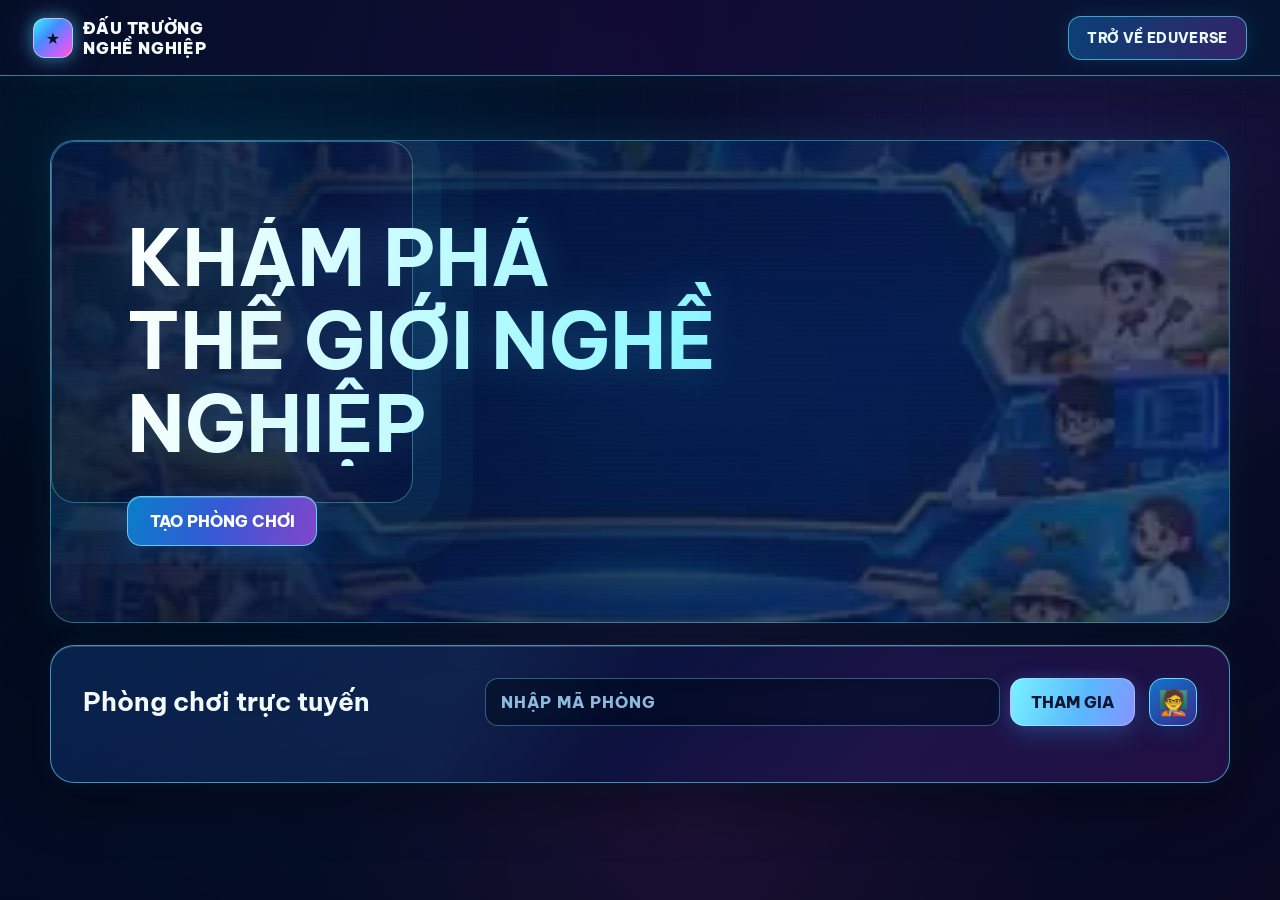
<file: index.html>
<!doctype html>
<html lang="vi">
<head>
<meta charset="utf-8">
<meta name="viewport" content="width=device-width,initial-scale=1">
<meta name="theme-color" content="#061b48">
<title>Đấu trường nghề nghiệp | Career Arena</title>
<link rel="stylesheet" href="assets/css/shared.css?v=career-arena-responsive-v20261115">
<link rel="stylesheet" href="assets/css/home.css?v=eduverse-home-20261120">
</head>
<body>
<div class="site-bg"></div>
<header class="topbar">
  <a class="brand" href="index.html" aria-label="Đấu trường nghề nghiệp">
    <span class="brand-mark">★</span>
    <span>ĐẤU TRƯỜNG<br>NGHỀ NGHIỆP</span>
  </a>
  <a class="back-to-eduverse" href="https://historyandgeegraphyeducation.github.io/Eduverse/#ev?tab=practice">TRỞ VỀ EDUVERSE</a>
</header>
<main class="wrap home-wrap">
  <section class="panel hero reveal">
    <h1 class="title">KHÁM PHÁ<br>THẾ GIỚI NGHỀ NGHIỆP</h1>
    <div class="actions">
      <a class="btn secondary" href="room.html">TẠO PHÒNG CHƠI</a>
    </div>
  </section>
  <section class="room-entry panel" aria-label="Phòng chơi trực tuyến">
    <div class="room-entry-main">
      <div class="room-entry-copy">
        <h2>Phòng chơi trực tuyến</h2>
      </div>
      <form id="studentRoomForm" class="room-code-form">
        <label class="sr-only" for="studentRoomCode">Mã phòng</label>
        <input id="studentRoomCode" name="roomCode" maxlength="8" autocomplete="off" autocapitalize="characters" placeholder="NHẬP MÃ PHÒNG" required>
        <button class="btn" type="submit">THAM GIA</button>
      </form>
      <button id="teacherEntryToggle" class="teacher-entry-icon" type="button" aria-label="Truy cập dành cho giáo viên" aria-expanded="false" title="Giáo viên">🧑‍🏫</button>
    </div>
    <form id="teacherRoomForm" class="teacher-room-form hidden">
      <strong>Truy cập dành cho giáo viên</strong>
      <label class="sr-only" for="teacherRoomCode">Mã truy cập giáo viên</label>
      <input id="teacherRoomCode" maxlength="8" autocomplete="off" autocapitalize="characters" placeholder="MÃ GIÁO VIÊN" required>
      <button class="btn secondary" type="submit">VÀO BẢNG ĐIỀU KHIỂN</button>
    </form>
    <p id="roomEntryMessage" class="room-entry-message" aria-live="polite"></p>
  </section>
</main>
<script src="assets/js/shared.js"></script>
<script src="assets/js/home.js?v=eduverse-home-20261120"></script>
</body>
</html>
</file>
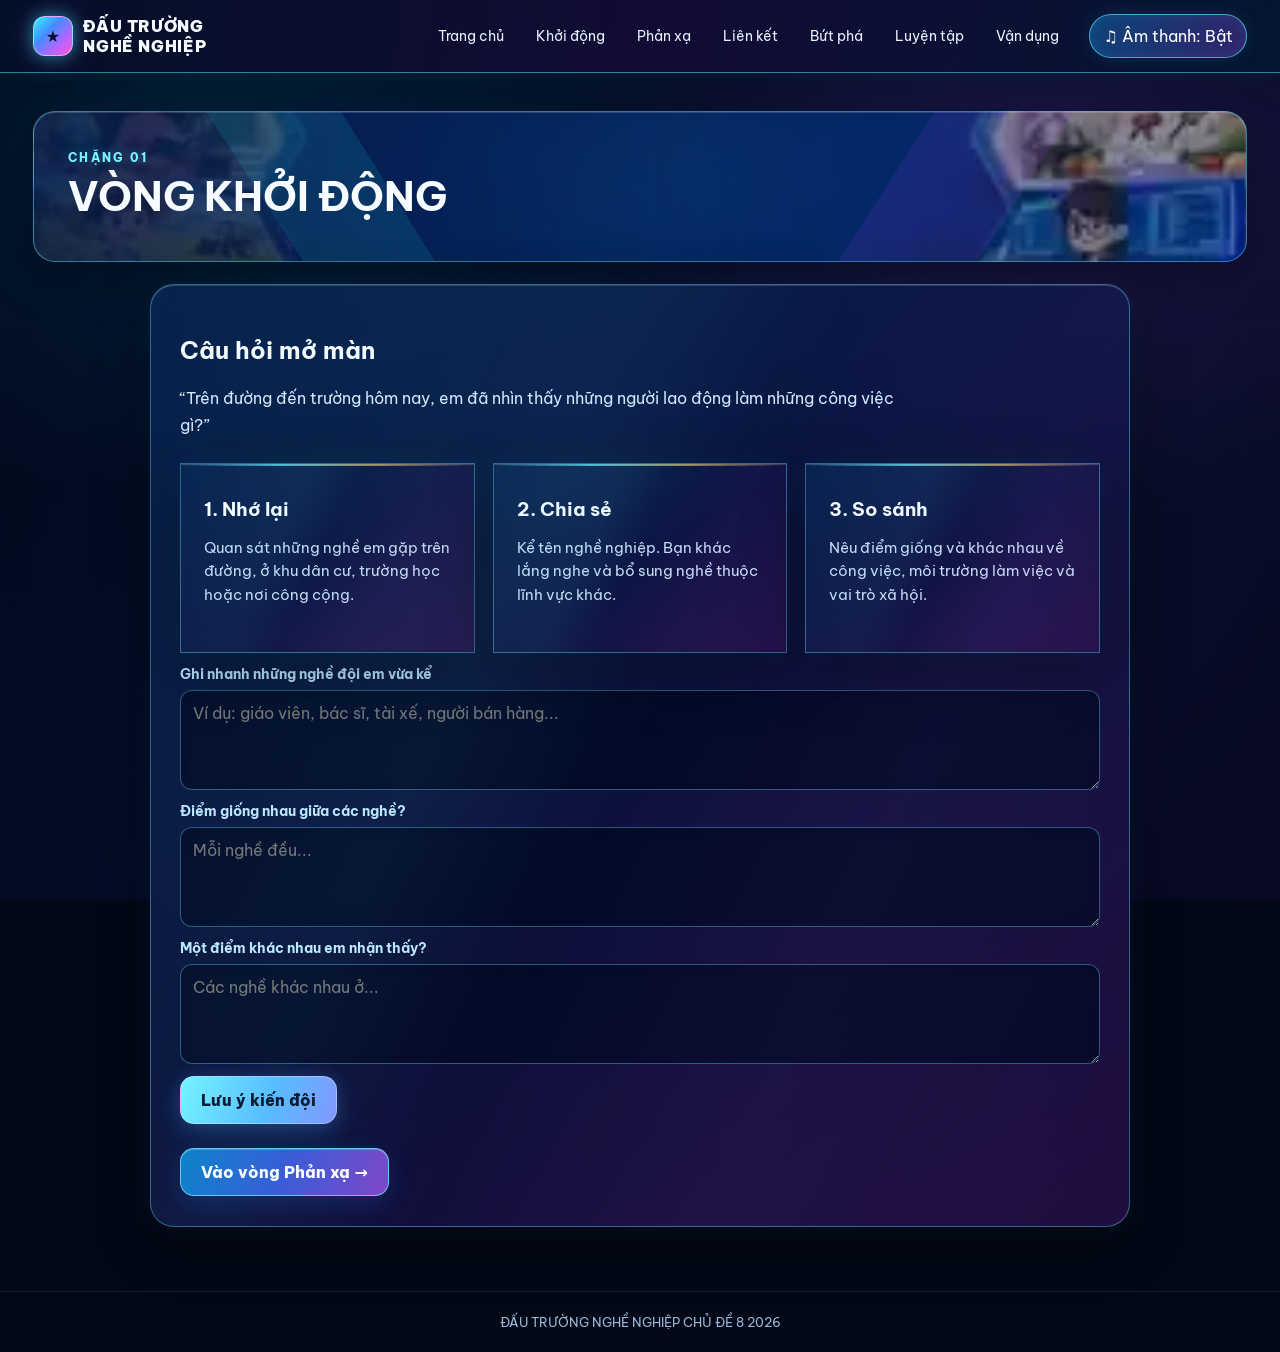
<file: pages/khoi-dong.html>
<!doctype html><html lang="vi"><head><meta charset="utf-8"><meta name="viewport" content="width=device-width,initial-scale=1"><meta name="theme-color" content="#061b48"><title>Khởi động | Đấu trường nghề nghiệp</title><link rel="stylesheet" href="../assets/css/shared.css?v=career-arena-responsive-v20261115"><link rel="stylesheet" href="../assets/css/warmup.css"></head><body><div class="site-bg"></div><header class="topbar"><a class="brand" href="../index.html"><span class="brand-mark">★</span><span>ĐẤU TRƯỜNG<br>NGHỀ NGHIỆP</span></a><nav class="nav"><a href="../index.html">Trang chủ</a><a href="khoi-dong.html">Khởi động</a><a href="phan-xa.html">Phản xạ</a><a href="lien-ket.html">Liên kết</a><a href="but-pha.html">Bứt phá</a><a href="luyen-tap.html">Luyện tập</a><a href="van-dung.html">Vận dụng</a></nav><button class="sound-toggle" data-sound>♫ Âm thanh: Bật</button></header><main class="wrap"><section class="round-banner" style="--banner:url('../assets/images/warmup.webp')"><span class="eyebrow">CHẶNG 01</span><h1>VÒNG KHỞI ĐỘNG</h1></section><section class="panel content"><h2>Câu hỏi mở màn</h2><p class="lead">“Trên đường đến trường hôm nay, em đã nhìn thấy những người lao động làm những công việc gì?”</p><div class="grid"><div class="card"><h3>1. Nhớ lại</h3><p>Quan sát những nghề em gặp trên đường, ở khu dân cư, trường học hoặc nơi công cộng.</p></div><div class="card"><h3>2. Chia sẻ</h3><p>Kể tên nghề nghiệp. Bạn khác lắng nghe và bổ sung nghề thuộc lĩnh vực khác.</p></div><div class="card"><h3>3. So sánh</h3><p>Nêu điểm giống và khác nhau về công việc, môi trường làm việc và vai trò xã hội.</p></div></div><div class="field"><label>Ghi nhanh những nghề đội em vừa kể</label><textarea id="jobs" placeholder="Ví dụ: giáo viên, bác sĩ, tài xế, người bán hàng..."></textarea></div><div class="field"><label>Điểm giống nhau giữa các nghề?</label><textarea id="same" placeholder="Mỗi nghề đều..."></textarea></div><div class="field"><label>Một điểm khác nhau em nhận thấy?</label><textarea id="diff" placeholder="Các nghề khác nhau ở..."></textarea></div><button class="btn" id="saveWarmup">Lưu ý kiến đội</button><p id="warmMsg" class="muted" aria-live="polite"></p><div class="actions"><a class="btn secondary" href="phan-xa.html">Vào vòng Phản xạ →</a></div></section></main><footer class="footer">ĐẤU TRƯỜNG NGHỀ NGHIỆP   CHỦ ĐỀ 8   <span data-year></span></footer><script src="../assets/js/shared.js"></script><script src="../assets/js/warmup.js"></script></body></html>
</file>
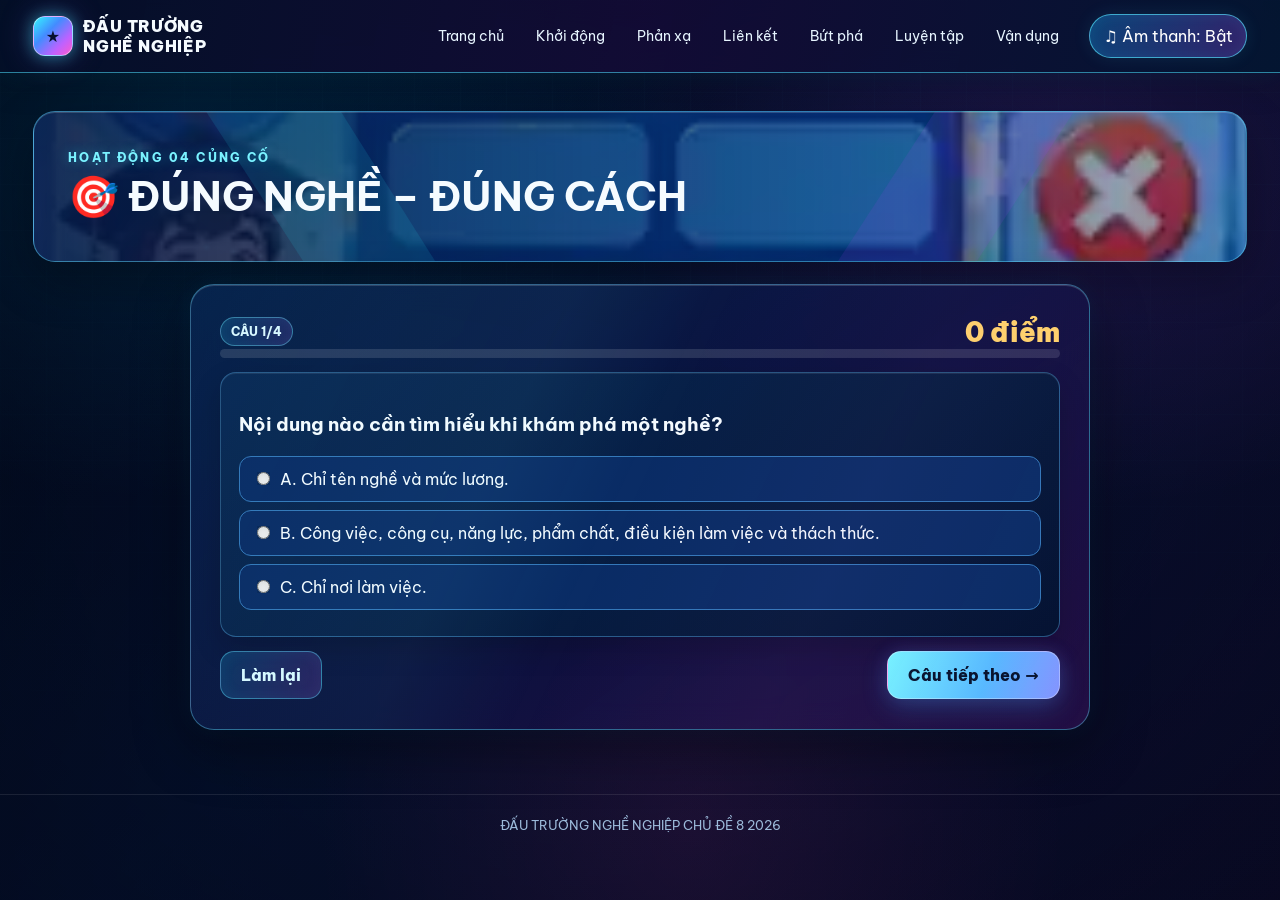
<file: pages/luyen-tap.html>
<!doctype html><html lang="vi"><head><meta charset="utf-8"><meta name="viewport" content="width=device-width,initial-scale=1"><meta name="theme-color" content="#061b48"><title>Luyện tập | Đấu trường nghề nghiệp</title><link rel="stylesheet" href="../assets/css/shared.css?v=career-arena-responsive-v20261115"><link rel="stylesheet" href="../assets/css/practice.css"></head><body><div class="site-bg"></div><header class="topbar"><a class="brand" href="../index.html"><span class="brand-mark">★</span><span>ĐẤU TRƯỜNG<br>NGHỀ NGHIỆP</span></a><nav class="nav"><a href="../index.html">Trang chủ</a><a href="khoi-dong.html">Khởi động</a><a href="phan-xa.html">Phản xạ</a><a href="lien-ket.html">Liên kết</a><a href="but-pha.html">Bứt phá</a><a href="luyen-tap.html">Luyện tập</a><a href="van-dung.html">Vận dụng</a></nav><button class="sound-toggle" data-sound>♫ Âm thanh: Bật</button></header><main class="wrap"><section class="round-banner" style="--banner:url('../assets/images/practice.webp')"><span class="eyebrow">HOẠT ĐỘNG 04   CỦNG CỐ</span><h1>🎯 ĐÚNG NGHỀ – ĐÚNG CÁCH</h1></section><section class="panel content"><div class="row" style="justify-content:space-between"><span class="pill" id="qCount">CÂU 1/4</span><strong class="score" id="points">0 điểm</strong></div><div class="progress"><span id="progress"></span></div><div id="quiz"></div><div class="row" style="justify-content:space-between"><button class="btn ghost" id="restart">Làm lại</button><button class="btn" id="next" disabled>Câu tiếp theo →</button></div><div id="result" class="question hidden"></div></section></main><script src="../assets/js/quiz-data.js"></script><footer class="footer">ĐẤU TRƯỜNG NGHỀ NGHIỆP   CHỦ ĐỀ 8   <span data-year></span></footer><script src="../assets/js/shared.js"></script><script src="../assets/js/practice.js"></script></body></html>
</file>
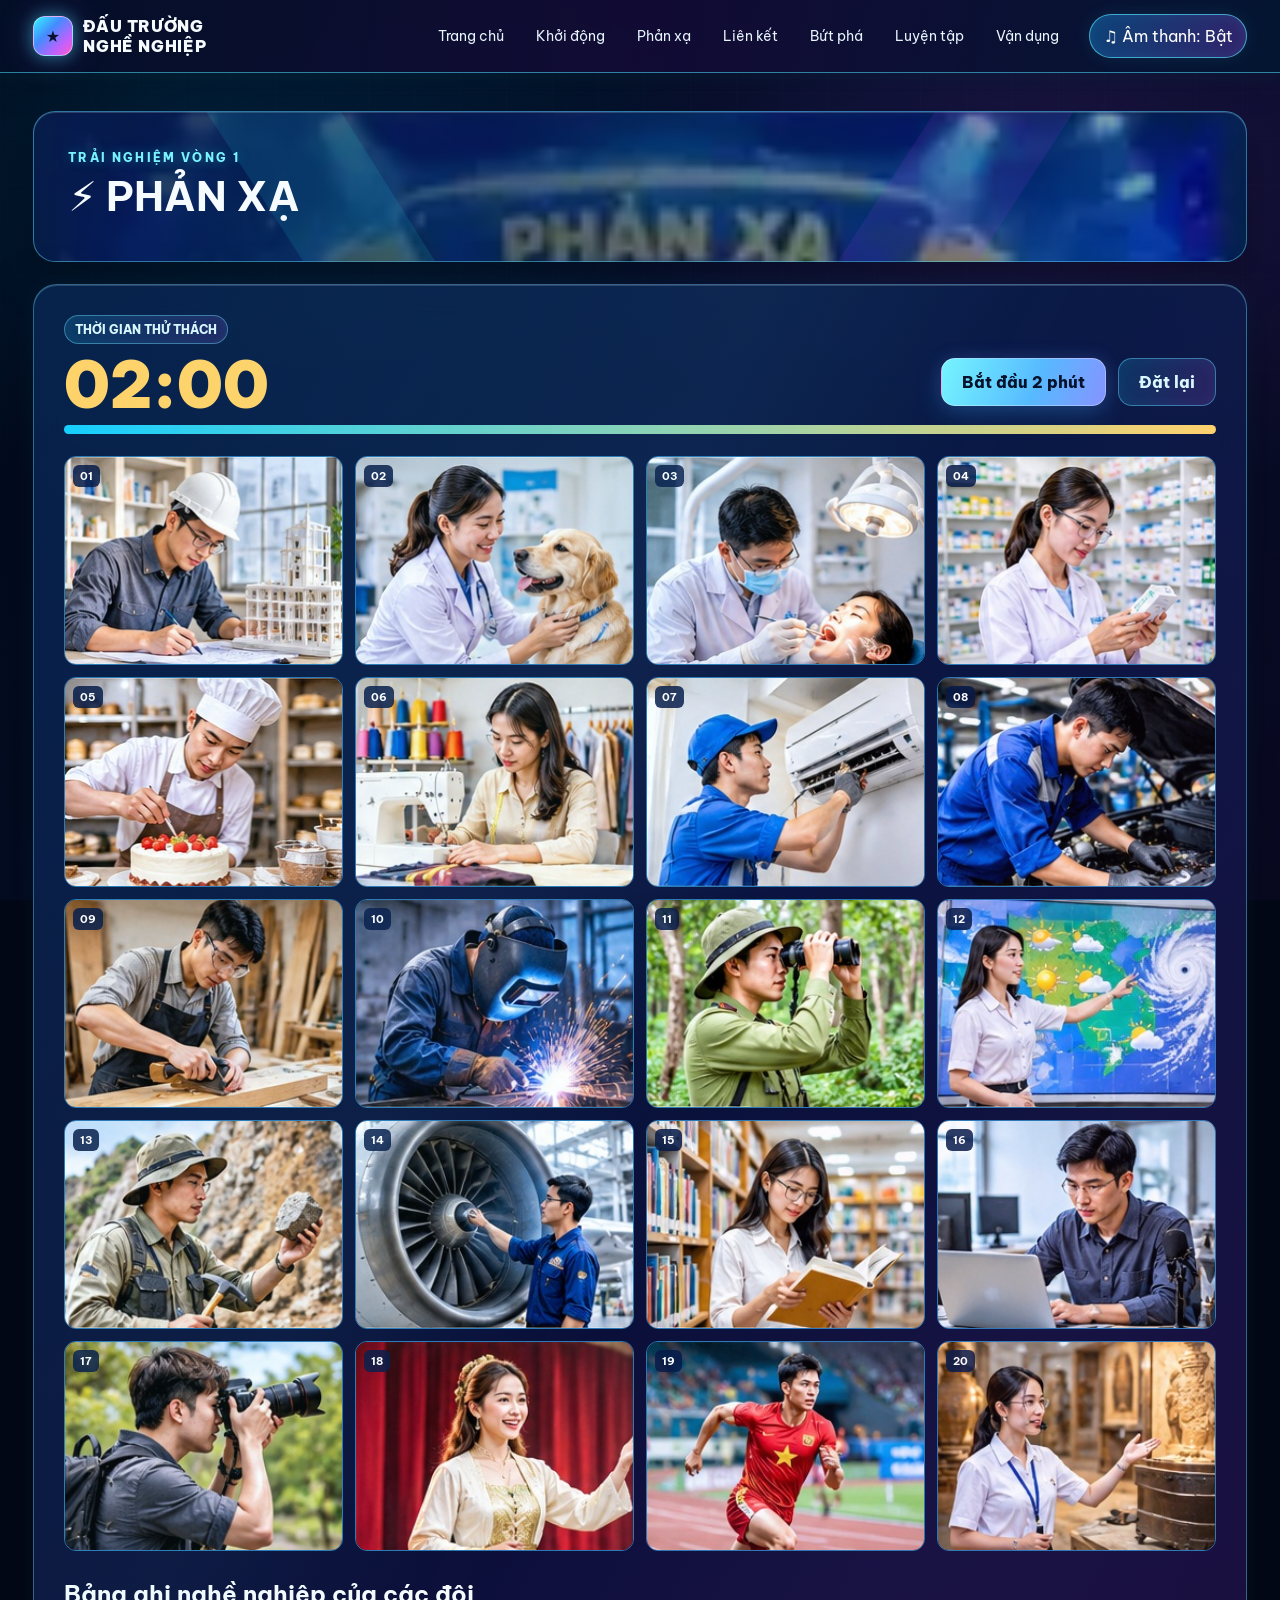
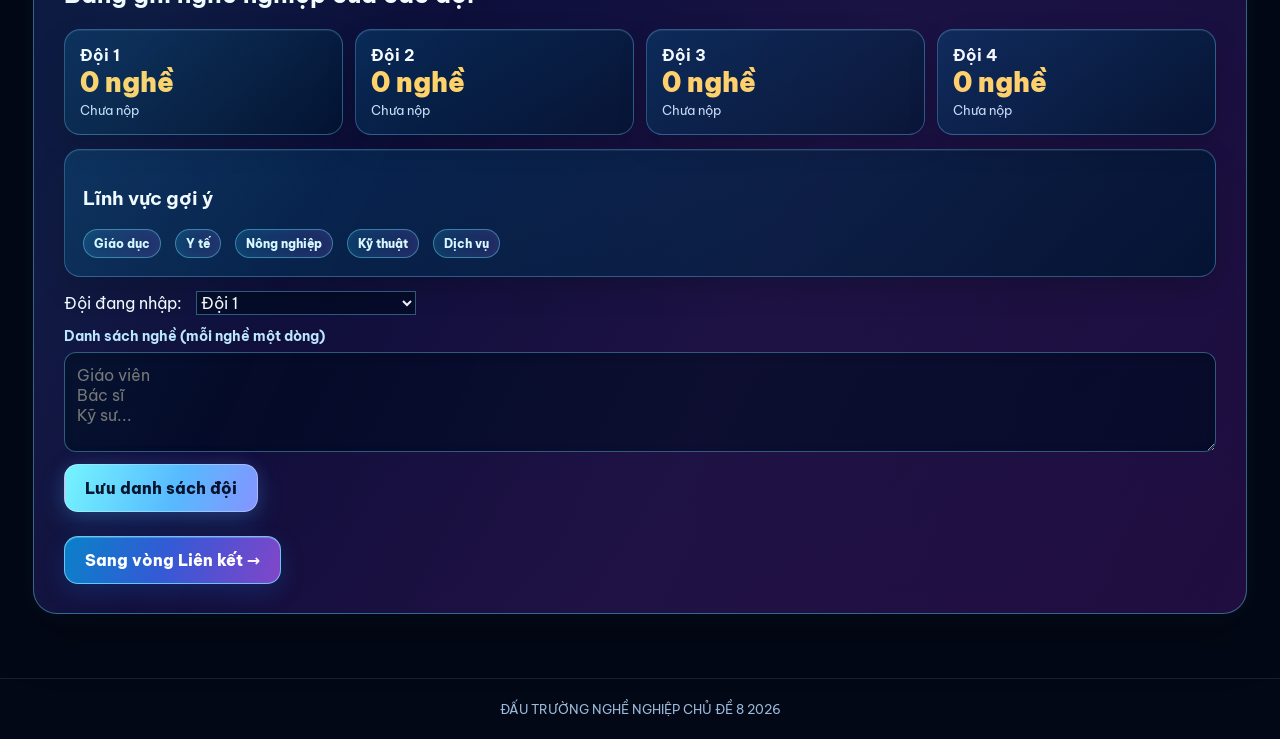
<file: pages/phan-xa.html>
<!doctype html><html lang="vi"><head><meta charset="utf-8"><meta name="viewport" content="width=device-width,initial-scale=1"><meta name="theme-color" content="#061b48"><title>Vòng Phản xạ | Đấu trường nghề nghiệp</title><link rel="stylesheet" href="../assets/css/shared.css?v=career-arena-responsive-v20261115"><link rel="stylesheet" href="../assets/css/reflex.css"></head><body><div class="site-bg"></div><header class="topbar"><a class="brand" href="../index.html"><span class="brand-mark">★</span><span>ĐẤU TRƯỜNG<br>NGHỀ NGHIỆP</span></a><nav class="nav"><a href="../index.html">Trang chủ</a><a href="khoi-dong.html">Khởi động</a><a href="phan-xa.html">Phản xạ</a><a href="lien-ket.html">Liên kết</a><a href="but-pha.html">Bứt phá</a><a href="luyen-tap.html">Luyện tập</a><a href="van-dung.html">Vận dụng</a></nav><button class="sound-toggle" data-sound>♫ Âm thanh: Bật</button></header><main class="wrap"><section class="round-banner" style="--banner:url('../assets/images/reflex.webp')"><span class="eyebrow">TRẢI NGHIỆM   VÒNG 1</span><h1>⚡ PHẢN XẠ</h1></section><section class="panel content"><div class="row" style="justify-content:space-between"><div><span class="pill">THỜI GIAN THỬ THÁCH</span><div class="timer" id="clock">02:00</div></div><div class="actions"><button class="btn" id="start">Bắt đầu 2 phút</button><button class="btn ghost" id="reset">Đặt lại</button></div></div><div class="progress"><span id="timebar"></span></div><div id="careerGallery" class="career-gallery" aria-label="20 hình ảnh nghề nghiệp"></div><h2 style="margin-top:28px">Bảng ghi nghề nghiệp của các đội</h2><div class="teams" id="teams"></div><div class="question"><h3>Lĩnh vực gợi ý</h3><div class="row"><span class="pill">Giáo dục</span><span class="pill">Y tế</span><span class="pill">Nông nghiệp</span><span class="pill">Kỹ thuật</span><span class="pill">Dịch vụ</span></div></div><div class="row"><label for="activeTeam">Đội đang nhập:</label><select id="activeTeam" class="field" style="margin:0;max-width:220px"><option value="0">Đội 1</option><option value="1">Đội 2</option><option value="2">Đội 3</option><option value="3">Đội 4</option></select></div><div class="field"><label>Danh sách nghề (mỗi nghề một dòng)</label><textarea id="answer" placeholder="Giáo viên&#10;Bác sĩ&#10;Kỹ sư..."></textarea></div><button class="btn" id="save">Lưu danh sách đội</button><div class="actions"><a class="btn secondary" href="lien-ket.html">Sang vòng Liên kết →</a></div></section></main><footer class="footer">ĐẤU TRƯỜNG NGHỀ NGHIỆP   CHỦ ĐỀ 8   <span data-year></span></footer><script src="../assets/js/shared.js"></script><script src="../assets/js/reflex.js?v=career-arena-reflex-20-20261121"></script></body></html>
</file>
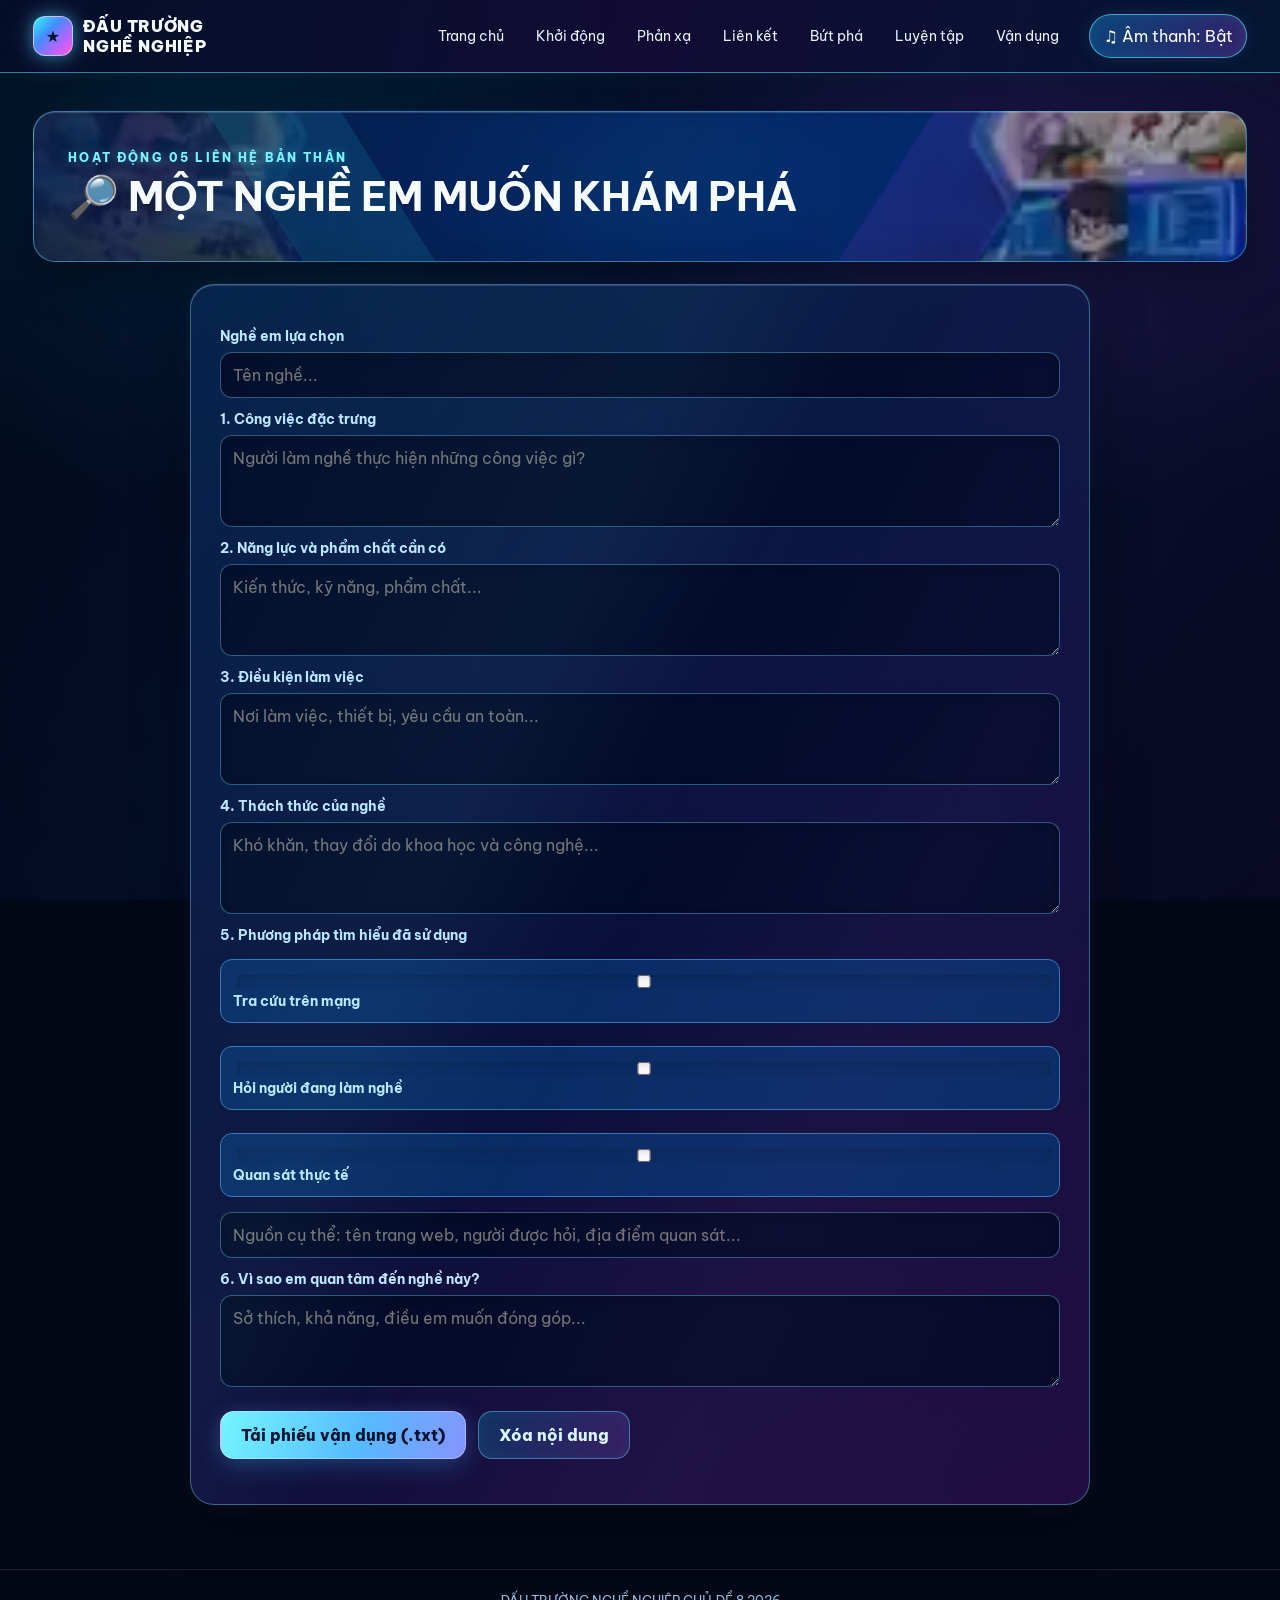
<file: pages/van-dung.html>
<!doctype html><html lang="vi"><head><meta charset="utf-8"><meta name="viewport" content="width=device-width,initial-scale=1"><meta name="theme-color" content="#061b48"><title>Vận dụng | Đấu trường nghề nghiệp</title><link rel="stylesheet" href="../assets/css/shared.css?v=career-arena-responsive-v20261115"><link rel="stylesheet" href="../assets/css/application.css"></head><body><div class="site-bg"></div><header class="topbar"><a class="brand" href="../index.html"><span class="brand-mark">★</span><span>ĐẤU TRƯỜNG<br>NGHỀ NGHIỆP</span></a><nav class="nav"><a href="../index.html">Trang chủ</a><a href="khoi-dong.html">Khởi động</a><a href="phan-xa.html">Phản xạ</a><a href="lien-ket.html">Liên kết</a><a href="but-pha.html">Bứt phá</a><a href="luyen-tap.html">Luyện tập</a><a href="van-dung.html">Vận dụng</a></nav><button class="sound-toggle" data-sound>♫ Âm thanh: Bật</button></header><main class="wrap"><section class="round-banner" style="--banner:url('../assets/images/explore.webp')"><span class="eyebrow">HOẠT ĐỘNG 05   LIÊN HỆ BẢN THÂN</span><h1>🔎 MỘT NGHỀ EM MUỐN KHÁM PHÁ</h1></section><section class="panel content"><div class="field"><label for="career">Nghề em lựa chọn</label><input id="career" placeholder="Tên nghề..."></div><div class="field"><label>1. Công việc đặc trưng</label><textarea id="work" placeholder="Người làm nghề thực hiện những công việc gì?"></textarea></div><div class="field"><label>2. Năng lực và phẩm chất cần có</label><textarea id="skills" placeholder="Kiến thức, kỹ năng, phẩm chất..."></textarea></div><div class="field"><label>3. Điều kiện làm việc</label><textarea id="conditions" placeholder="Nơi làm việc, thiết bị, yêu cầu an toàn..."></textarea></div><div class="field"><label>4. Thách thức của nghề</label><textarea id="challenges" placeholder="Khó khăn, thay đổi do khoa học và công nghệ..."></textarea></div><div class="field"><label>5. Phương pháp tìm hiểu đã sử dụng</label><label class="option"><input type="checkbox" value="Tra cứu trên mạng" name="method"> Tra cứu trên mạng</label><label class="option"><input type="checkbox" value="Hỏi người đang làm nghề" name="method"> Hỏi người đang làm nghề</label><label class="option"><input type="checkbox" value="Quan sát thực tế" name="method"> Quan sát thực tế</label><input id="source" placeholder="Nguồn cụ thể: tên trang web, người được hỏi, địa điểm quan sát..."></div><div class="field"><label>6. Vì sao em quan tâm đến nghề này?</label><textarea id="reason" placeholder="Sở thích, khả năng, điều em muốn đóng góp..."></textarea></div><div class="actions"><button class="btn" id="export">Tải phiếu vận dụng (.txt)</button><button class="btn ghost" id="clear">Xóa nội dung</button></div><p id="status" class="muted"></p></section></main><footer class="footer">ĐẤU TRƯỜNG NGHỀ NGHIỆP   CHỦ ĐỀ 8   <span data-year></span></footer><script src="../assets/js/shared.js"></script><script src="../assets/js/application.js"></script></body></html>
</file>
<file: assets/css/shared.css>
@import url('https://fonts.googleapis.com/css2?family=Be+Vietnam+Pro:wght@400;500;600;700;800;900&display=swap');
:root{--navy:#061b48;--blue:#087cf0;--cyan:#27dcff;--gold:#ffd36a;--ink:#10264d;--glass:rgba(4,25,69,.82);--line:rgba(93,218,255,.48)}*{box-sizing:border-box}html{scroll-behavior:smooth}body{margin:0;font-family:'Be Vietnam Pro',system-ui,sans-serif;color:#fff;background:#061638;min-height:100vh}a{color:inherit;text-decoration:none}button,input,textarea,select{font:inherit}.site-bg{position:fixed;inset:0;z-index:-2;background:radial-gradient(ellipse at 50% 20%,#1252a4 0,#071c49 52%,#030d25 100%)}.site-bg:after{content:'';position:absolute;inset:0;background:linear-gradient(90deg,rgba(3,12,35,.76),rgba(3,16,48,.48)),url('../images/hero.webp') center/cover;opacity:.38}.topbar{display:flex;align-items:center;justify-content:space-between;gap:16px;padding:14px clamp(16px,4vw,56px);position:relative;z-index:5;background:rgba(2,13,38,.62);border-bottom:1px solid var(--line);backdrop-filter:blur(14px)}.brand{font-weight:900;letter-spacing:.04em;display:flex;align-items:center;gap:10px}.brand-mark{width:40px;height:40px;border-radius:12px;display:grid;place-items:center;background:linear-gradient(145deg,#ffd76e,#ff8c27);color:#17316a;box-shadow:0 0 22px #ffbd4d88}.nav{display:flex;flex-wrap:wrap;gap:8px}.nav a,.nav button{border:1px solid transparent;background:transparent;color:#e7f5ff;padding:9px 13px;border-radius:999px;font-size:.86rem;cursor:pointer}.nav a:hover,.nav a.active,.nav button:hover{background:#0b69c9;border-color:#56dfff}.sound-toggle{border:1px solid var(--line);background:#0c326d;color:white;border-radius:999px;padding:9px 13px;cursor:pointer}.wrap{width:min(1180px,calc(100% - 32px));margin:0 auto;padding:38px 0 70px}.eyebrow{color:#78e8ff;text-transform:uppercase;letter-spacing:.18em;font-size:.75rem;font-weight:800}.title{font-size:clamp(2rem,5vw,4.5rem);line-height:1.05;margin:12px 0;color:#fff;text-shadow:0 4px 24px #1b9eff66}.lead{max-width:720px;color:#d3e9ff;line-height:1.7}.panel{background:linear-gradient(145deg,rgba(9,47,108,.88),rgba(4,21,61,.88));border:1px solid var(--line);border-radius:24px;box-shadow:0 18px 55px #0005,inset 0 1px #ffffff20;backdrop-filter:blur(12px)}.hero{position:relative;overflow:hidden;padding:clamp(24px,5vw,58px);min-height:420px;display:flex;flex-direction:column;justify-content:center;background:linear-gradient(90deg,rgba(3,20,59,.94),rgba(3,25,69,.72)),url('../images/hero.webp') center/cover}.hero:after{content:'';position:absolute;width:360px;height:360px;border:1px solid #4be2ff66;border-radius:50%;right:-90px;top:-100px;box-shadow:0 0 0 28px #4be2ff0c,0 0 0 60px #4be2ff0a;animation:orbit 18s linear infinite}.hero>*{position:relative;z-index:1}.actions{display:flex;gap:12px;flex-wrap:wrap;margin-top:24px}.btn{border:0;border-radius:14px;padding:13px 20px;font-weight:800;cursor:pointer;color:#07234f;background:linear-gradient(120deg,#ffe28b,#ffae38);box-shadow:0 8px 24px #ffb13a38;transition:.2s transform,.2s filter}.btn:hover{transform:translateY(-3px);filter:brightness(1.08)}.btn.secondary{color:#fff;background:linear-gradient(120deg,#0d8be9,#1351b7);border:1px solid #65ddff}.btn.ghost{color:#dff7ff;background:#ffffff0d;border:1px solid var(--line);box-shadow:none}.grid{display:grid;grid-template-columns:repeat(12,1fr);gap:18px;margin-top:24px}.card{grid-column:span 4;padding:22px;min-height:190px;transition:.25s transform,.25s border-color;position:relative;overflow:hidden}.card:hover{transform:translateY(-6px);border-color:#8df1ff}.card h3{margin:10px 0}.card p{color:#c6ddf7;line-height:1.6;font-size:.92rem}.card .icon{font-size:2rem}.section-head{display:flex;align-items:end;justify-content:space-between;gap:20px;margin:34px 0 12px}.section-head h2{margin:0;font-size:clamp(1.35rem,3vw,2rem)}.round-banner{padding:22px 26px;margin-bottom:22px;background:linear-gradient(100deg,rgba(5,24,67,.95),rgba(7,62,137,.82)),var(--banner) center/cover;border-radius:22px;border:1px solid var(--line)}.round-banner h1{margin:7px 0;font-size:clamp(2rem,4vw,3.4rem)}.content{padding:clamp(18px,3vw,30px)}.muted{color:#c7def8}.row{display:flex;gap:14px;align-items:center;flex-wrap:wrap}.teams{display:grid;grid-template-columns:repeat(4,1fr);gap:12px}.team{padding:15px;border-radius:16px;background:#061b49;border:1px solid #267cc4}.team input{width:100%;min-width:0;color:white;background:#0a2c66;border:1px solid #4c9bcf;border-radius:8px;padding:8px;margin:6px 0}.score{font-size:1.7rem;font-weight:900;color:var(--gold)}.timer{font-size:clamp(2.4rem,7vw,4rem);font-weight:900;color:var(--gold);font-variant-numeric:tabular-nums}.field{display:grid;gap:7px;margin:12px 0}.field label{font-size:.88rem;color:#bde7ff;font-weight:700}.field input,.field textarea,.field select{width:100%;border:1px solid #398bd1;background:#061b49;color:#fff;border-radius:12px;padding:12px;outline:none}.field textarea{min-height:100px;resize:vertical}.field input:focus,.field textarea:focus{border-color:#63e7ff;box-shadow:0 0 0 3px #36caff22}.question{padding:18px;border:1px solid var(--line);border-radius:16px;background:#071d4c;margin:14px 0}.option{display:block;padding:12px;margin:8px 0;border:1px solid #3478b9;border-radius:12px;cursor:pointer;background:#0a2c65}.option:has(input:checked){border-color:#ffe08b;background:#174d87}.feedback{padding:14px;border-radius:12px;margin-top:12px;display:none}.feedback.show{display:block}.correct{background:#0c633d}.wrong{background:#71342c}.progress{height:9px;border-radius:99px;background:#ffffff20;overflow:hidden}.progress span{display:block;height:100%;background:linear-gradient(90deg,#16cfff,#ffd46b);width:0;transition:width .3s}.footer{padding:22px;text-align:center;color:#9cbada;border-top:1px solid #ffffff18;font-size:.82rem}.hidden{display:none!important}.pill{display:inline-flex;padding:6px 10px;border-radius:999px;background:#0b5e9f;color:#d9f8ff;font-size:.75rem;font-weight:800}.reveal{animation:rise .7s both}.delay1{animation-delay:.12s}.delay2{animation-delay:.24s}.delay3{animation-delay:.36s}@keyframes rise{from{opacity:0;transform:translateY(22px)}to{opacity:1;transform:translateY(0)}}@keyframes orbit{to{transform:rotate(360deg)}}@media(max-width:850px){.card{grid-column:span 6}.teams{grid-template-columns:repeat(2,1fr)}.nav{display:none}.hero{min-height:360px}}@media(max-width:560px){.card{grid-column:span 12}.teams{grid-template-columns:repeat(2,minmax(0,1fr))}.wrap{width:min(100% - 22px,1180px);padding-top:22px}.topbar{padding:10px 12px}.brand{font-size:.88rem}.hero{min-height:390px}.team{padding:10px}.btn{padding:12px 15px}}


/* Career Arena graphic assets: dark grid backdrop + cyan/purple geometric overlay. */
.site-bg {
  background: #080d2b url("../images/career-arena-bg-grid.svg") center / cover no-repeat;
}
.site-bg::after {
  background-image:
    linear-gradient(90deg, rgba(3,12,35,.62), rgba(3,16,48,.34)),
    url("../images/career-arena-overlay-v-shape.svg");
  background-position: center, center;
  background-size: cover, cover;
  opacity: .24;
}
.hero,
.round-banner {
  position: relative;
  isolation: isolate;
  overflow: hidden;
}
.hero::before,
.round-banner::before {
  content: "";
  position: absolute;
  inset: 0;
  z-index: 0;
  pointer-events: none;
  background: url("../images/career-arena-overlay-v-shape.svg") center / cover no-repeat;
  opacity: .12;
}
.hero > *,
.round-banner > * {
  position: relative;
  z-index: 1;
}

/* Visual depth refresh: shared interface surfaces */
:root{--depth-shadow:0 24px 60px rgba(0,0,0,.34)}
body{background:#050d25}
.site-bg{background:radial-gradient(ellipse at 18% 8%,rgba(36,114,190,.34),transparent 42%),radial-gradient(ellipse at 82% 72%,rgba(105,58,181,.2),transparent 40%),#070d28 url("../images/career-arena-bg-grid.svg") center/cover no-repeat}
.site-bg:after{opacity:.3;background-image:linear-gradient(120deg,rgba(2,10,31,.55),rgba(3,13,38,.26)),url("../images/career-arena-overlay-v-shape.svg");background-size:cover}
.topbar{background:linear-gradient(100deg,rgba(3,13,37,.94),rgba(8,31,72,.84));border-bottom-color:rgba(94,208,255,.3);box-shadow:0 10px 34px rgba(0,0,0,.22)}
.brand-mark{border:1px solid rgba(255,255,255,.48);box-shadow:0 0 0 5px rgba(255,205,96,.08),0 9px 24px rgba(255,174,56,.28)}
.panel{background:linear-gradient(145deg,rgba(13,54,111,.9),rgba(4,17,47,.94));border-color:rgba(103,204,255,.36);box-shadow:var(--depth-shadow),inset 0 1px rgba(255,255,255,.16);backdrop-filter:blur(18px)}
.hero{border:1px solid rgba(117,220,255,.42);box-shadow:0 28px 80px rgba(0,0,0,.42),inset 0 1px rgba(255,255,255,.2)}
.hero:after{border-color:rgba(116,230,255,.42);filter:drop-shadow(0 0 16px rgba(39,220,255,.22))}
.round-banner{box-shadow:0 18px 48px rgba(0,0,0,.28),inset 0 1px rgba(255,255,255,.16)}
.card{background:linear-gradient(155deg,rgba(17,65,125,.86),rgba(4,20,54,.96));border:1px solid rgba(108,198,255,.3);box-shadow:0 16px 34px rgba(0,0,0,.2),inset 0 1px rgba(255,255,255,.13)}
.card:before{content:"";position:absolute;inset:0 0 auto;height:2px;background:linear-gradient(90deg,transparent,#61e7ff,rgba(255,211,106,.8),transparent);opacity:.72}
.card:hover{transform:translateY(-7px) scale(1.012);box-shadow:0 22px 42px rgba(0,0,0,.32),0 0 24px rgba(39,220,255,.1)}
.btn{position:relative;overflow:hidden;box-shadow:0 9px 24px rgba(255,177,58,.24),inset 0 1px rgba(255,255,255,.48)}
.btn:active{transform:translateY(1px) scale(.985)}
.btn.secondary{box-shadow:0 9px 24px rgba(0,126,230,.22),inset 0 1px rgba(255,255,255,.18)}
.btn.ghost{backdrop-filter:blur(8px)}
button:focus-visible,a:focus-visible,input:focus-visible,select:focus-visible,textarea:focus-visible{outline:2px solid #ffe08b;outline-offset:3px}
.field input,.field textarea,.field select{background:linear-gradient(145deg,rgba(3,18,47,.96),rgba(8,37,78,.92));border-color:rgba(99,183,236,.52);box-shadow:inset 0 2px 8px rgba(0,0,0,.18)}
.question,.team{background:linear-gradient(145deg,rgba(10,43,88,.96),rgba(4,19,49,.98));border-color:rgba(91,177,234,.4);box-shadow:0 12px 28px rgba(0,0,0,.18),inset 0 1px rgba(255,255,255,.08)}
.pill{border:1px solid rgba(104,222,255,.28);box-shadow:inset 0 1px rgba(255,255,255,.1)}
@media(prefers-reduced-motion:reduce){*,*::before,*::after{scroll-behavior:auto!important;animation-duration:.01ms!important;animation-iteration-count:1!important;transition-duration:.01ms!important}}

/* Responsive layout system for phone, tablet, laptop and desktop */
:root{--page-gutter:clamp(12px,3vw,48px);--content-max:1380px}
html,body{width:100%;overflow-x:clip}
img,video,canvas,svg{max-width:100%}
.wrap{width:min(var(--content-max),calc(100% - var(--page-gutter)*2));padding-top:clamp(18px,3vw,44px);padding-bottom:clamp(38px,5vw,76px)}
.topbar{min-width:0;gap:clamp(8px,1.5vw,18px);padding-inline:var(--page-gutter)}
.brand{flex:0 0 auto;min-width:0}
.nav{min-width:0;align-items:center;justify-content:flex-end;gap:clamp(3px,.55vw,8px)}
.nav a,.nav button{white-space:nowrap;padding:9px clamp(8px,.9vw,13px)}
.sound-toggle{flex:0 0 auto;white-space:nowrap}
.hero{min-height:clamp(350px,38vw,520px);padding:clamp(22px,4vw,58px)}
.hero .title{max-width:920px}
.round-banner{padding:clamp(18px,2.8vw,34px);min-width:0}
.round-banner h1{max-width:100%;font-size:clamp(1.8rem,3.2vw,3.3rem);line-height:1.15;overflow-wrap:anywhere}
.panel,.content,.question,.card,.team{min-width:0}
.content{padding:clamp(14px,2.3vw,32px)}
.grid{grid-template-columns:repeat(12,minmax(0,1fr));gap:clamp(10px,1.4vw,20px)}
.grid>.card,.wrap .content .grid>.card{grid-column:span 4;min-width:0}
.card{padding:clamp(15px,1.8vw,24px)}
.card h3,.card p,.lead,.question p{overflow-wrap:anywhere}
.field{min-width:0}
.field input,.field textarea,.field select{max-width:100%;min-width:0}
.row>*{min-width:0}
.row>.field{flex:1 1 220px}
.actions{align-items:stretch}
.actions>.btn,.actions>a.btn{display:inline-flex;align-items:center;justify-content:center}
button,.btn,a.btn,select,input[type=checkbox],input[type=radio]{touch-action:manipulation}
button,.btn{min-height:44px}
textarea{max-width:100%}
.footer{padding-inline:var(--page-gutter)}
@media(min-width:1500px){
 :root{--content-max:1480px;--page-gutter:clamp(40px,4vw,72px)}
 .topbar{padding-block:17px}
 .nav a,.nav button{font-size:.92rem;padding:10px 14px}
 .grid>.card,.wrap .content .grid>.card{grid-column:span 3}
 .content{padding:34px}
}
@media(min-width:1025px) and (max-width:1499px){
 :root{--content-max:1320px;--page-gutter:clamp(22px,2.6vw,40px)}
 .topbar{flex-wrap:wrap}
 .nav{flex:1 1 520px}
}
@media(max-width:1024px){
 .topbar{display:grid;grid-template-columns:minmax(0,1fr) auto;grid-template-areas:"brand sound" "nav nav";align-items:center}
 .topbar>.brand{grid-area:brand}
 .topbar>.nav{grid-area:nav;display:flex;flex-wrap:nowrap;justify-content:flex-start;width:100%;overflow-x:auto;overflow-y:hidden;padding:2px 0 7px;scrollbar-width:thin;overscroll-behavior-x:contain}
 .topbar>.nav a{flex:0 0 auto}
 .topbar>.sound-toggle{grid-area:sound}
 .grid>.card,.wrap .content .grid>.card{grid-column:span 6}
 .section-head{align-items:center;flex-wrap:wrap}
}
@media(max-width:680px){
 :root{--page-gutter:12px}
 .topbar{gap:8px;padding:9px var(--page-gutter)}
 .brand{font-size:.8rem;line-height:1.15;gap:8px}
 .brand-mark{width:35px;height:35px;border-radius:10px}
 .sound-toggle{padding:8px 10px;font-size:.78rem}
 .topbar>.nav{gap:5px;margin:0}
 .nav a,.nav button{padding:8px 11px;font-size:.76rem}
 .wrap{width:calc(100% - var(--page-gutter)*2);padding-top:16px;padding-bottom:38px}
 .hero{min-height:340px;padding:22px 18px;border-radius:18px}
 .hero:after{width:220px;height:220px;right:-100px;top:-70px}
 .title{font-size:clamp(1.9rem,9vw,3rem)}
 .round-banner{margin-bottom:14px;padding:18px 16px;border-radius:16px}
 .round-banner h1{font-size:clamp(1.55rem,7.6vw,2.4rem)}
 .section-head{gap:9px;margin:22px 0 10px}
 .section-head h2{font-size:1.15rem}
 .content{padding:14px;border-radius:17px}
 .grid{grid-template-columns:minmax(0,1fr);gap:10px;margin-top:15px}
 .grid>.card,.wrap .content .grid>.card{grid-column:1/-1;min-height:0;padding:15px}
 .card:hover{transform:none}
 .card p{font-size:.9rem}
 .row{gap:9px}
 .row>.field{flex-basis:100%}
 .actions{display:grid;grid-template-columns:1fr;gap:9px;margin-top:16px}
 .actions>.btn,.actions>a.btn{width:100%;min-height:48px}
 .btn{padding:12px 15px;border-radius:12px}
 .field{margin:10px 0}
 .field input,.field textarea,.field select{padding:12px;font-size:16px}
 .field textarea{min-height:110px}
 .timer{font-size:clamp(2.5rem,13vw,3.8rem)}
 .footer{font-size:.74rem;padding:18px 12px}
}
@media(max-width:380px){
 :root{--page-gutter:9px}
 .topbar{padding:8px 9px}
 .brand{font-size:.72rem}
 .brand-mark{width:31px;height:31px}
 .sound-toggle{font-size:.7rem;padding:7px 8px}
 .nav a,.nav button{font-size:.7rem;padding:7px 9px}
 .content{padding:12px}
 .round-banner h1{font-size:1.5rem}
 .btn{font-size:.88rem}
}


/* Smooth ambient motion for the activity space */
.site-bg{transition:background .65s ease}
.btn{transition:transform .22s ease,filter .22s ease,box-shadow .22s ease}
.btn:not(:disabled):active{transform:translateY(1px) scale(.985)}
.card,.panel,.round-banner{backface-visibility:hidden}
@media(prefers-reduced-motion:reduce){.site-bg,.btn{transition:none!important}}

/* CYBER ARENA VISUAL SYSTEM */
:root{
 --neon-cyan:#35f4ff;--neon-blue:#438cff;--neon-violet:#a66bff;
 --neon-pink:#ff4fd8;--neon-lime:#b7ff65;--neon-orange:#ff9d42;
 --holo-border:rgba(103,232,255,.42);
 --holo-glass:rgba(5,18,54,.76);
}
body{background:#030817;color:#f5fbff}
.site-bg{background:
 radial-gradient(ellipse at 14% 14%,rgba(0,190,255,.28),transparent 34%),
 radial-gradient(ellipse at 84% 18%,rgba(176,65,255,.24),transparent 33%),
 radial-gradient(ellipse at 54% 92%,rgba(255,54,183,.16),transparent 38%),
 linear-gradient(135deg,#020817 0%,#071638 46%,#100b2b 100%)}
.site-bg:before{content:"";position:absolute;inset:0;pointer-events:none;opacity:.25;
 background-image:linear-gradient(rgba(89,221,255,.13) 1px,transparent 1px),linear-gradient(90deg,rgba(89,221,255,.13) 1px,transparent 1px);
 background-size:46px 46px;mask-image:linear-gradient(to bottom,black,transparent 92%);animation:holoGridDrift 26s linear infinite}
.site-bg:after{background:radial-gradient(ellipse at 50% 40%,transparent 12%,rgba(2,7,22,.48) 100%),linear-gradient(115deg,rgba(2,9,28,.55),rgba(7,12,43,.25));opacity:.9}
.topbar{background:linear-gradient(100deg,rgba(3,15,39,.92),rgba(20,11,54,.88),rgba(3,22,49,.92));border-bottom:1px solid rgba(78,226,255,.55);box-shadow:0 8px 34px rgba(0,0,0,.24),0 1px 22px rgba(39,205,255,.09)}
.brand-mark{background:linear-gradient(135deg,#35f4ff 0%,#438cff 38%,#bd62ff 72%,#ff59ce 100%);color:#06112e;box-shadow:0 0 16px #35f4ff77,0 0 34px #a66bff44}
.nav a:hover,.nav a.active,.nav button:hover{background:linear-gradient(110deg,rgba(16,194,255,.22),rgba(164,82,255,.25),rgba(255,73,205,.16));border-color:#67eaff;box-shadow:inset 0 0 14px rgba(83,221,255,.12),0 0 18px rgba(83,221,255,.13)}
.sound-toggle{background:linear-gradient(110deg,rgba(17,104,171,.58),rgba(101,52,171,.48));border-color:rgba(85,230,255,.65);box-shadow:inset 0 0 14px rgba(71,220,255,.09),0 0 18px rgba(71,220,255,.1)}
.title{background:linear-gradient(100deg,#fff 0%,#8ff7ff 28%,#82aaff 55%,#f19cff 82%,#fff 100%);background-size:220% auto;-webkit-background-clip:text;background-clip:text;color:transparent;text-shadow:none;filter:drop-shadow(0 0 18px rgba(71,207,255,.2));animation:holoTitleFlow 9s linear infinite}
.eyebrow{color:#7af2ff;text-shadow:0 0 12px rgba(53,244,255,.35)}
.panel,.card{border:1px solid rgba(102,225,255,.4);background:linear-gradient(145deg,rgba(8,39,83,.86),rgba(12,18,65,.84) 52%,rgba(44,17,78,.76));box-shadow:0 18px 55px rgba(0,0,0,.38),inset 0 1px rgba(255,255,255,.16),0 0 24px rgba(49,194,255,.075);backdrop-filter:blur(16px)}
.panel:after,.card:after{content:"";position:absolute;inset:0;pointer-events:none;border-radius:inherit;background:linear-gradient(115deg,transparent 0%,rgba(98,239,255,.055) 35%,transparent 48%,rgba(208,112,255,.045) 70%,transparent 100%);opacity:.9}
.hero{background:linear-gradient(115deg,rgba(2,18,52,.94),rgba(11,29,79,.78) 46%,rgba(43,15,75,.76)),url('../images/hero.webp') center/cover;border:1px solid rgba(87,227,255,.42);box-shadow:0 22px 65px rgba(0,0,0,.35),0 0 38px rgba(39,201,255,.12)}
.hero:before{content:"";position:absolute;inset:0;pointer-events:none;background:repeating-linear-gradient(0deg,transparent 0 3px,rgba(115,232,255,.035) 4px,transparent 5px);opacity:.52}
.btn{color:#07132d;background:linear-gradient(110deg,#76f5ff 0%,#57baff 32%,#9b82ff 67%,#ff83dc 100%);background-size:180% 180%;box-shadow:0 8px 26px rgba(44,183,255,.23),0 0 18px rgba(156,104,255,.13);border:1px solid rgba(255,255,255,.32);transition:transform .22s ease,filter .22s ease,box-shadow .22s ease,background-position .45s ease}
.btn:hover{background-position:100% 0;filter:brightness(1.1);box-shadow:0 12px 30px rgba(44,183,255,.28),0 0 24px rgba(201,94,255,.2)}
.btn.secondary{color:#fff;background:linear-gradient(110deg,#087fc8,#3659d6 48%,#8146c9);border:1px solid rgba(118,232,255,.75);box-shadow:0 8px 24px rgba(25,121,238,.2),inset 0 1px rgba(255,255,255,.22)}
.btn.ghost{color:#d9f9ff;background:linear-gradient(110deg,rgba(12,76,123,.55),rgba(76,40,123,.48));border:1px solid rgba(91,224,255,.45);box-shadow:inset 0 0 16px rgba(76,217,255,.07)}
.pill{background:linear-gradient(100deg,rgba(28,159,213,.2),rgba(133,74,205,.2));border-color:rgba(110,230,255,.42);box-shadow:inset 0 0 12px rgba(89,219,255,.06)}
input,textarea,select{background:rgba(3,12,38,.82)!important;border-color:rgba(104,208,255,.4)!important;color:#f4fbff!important;box-shadow:inset 0 2px 12px rgba(0,0,0,.18)}
input:focus,textarea:focus,select:focus{outline:0;border-color:#56edff!important;box-shadow:0 0 0 3px rgba(64,219,255,.14),0 0 18px rgba(64,219,255,.16)!important}
@keyframes holoGridDrift{to{background-position:46px 46px}}
@keyframes holoTitleFlow{to{background-position:220% center}}
@media(prefers-reduced-motion:reduce){.site-bg:before,.title{animation:none!important}}
</file>
<file: assets/css/home.css>
.home-wrap{width:min(1180px,calc(100% - 32px));padding-top:clamp(26px,5vw,68px);padding-bottom:clamp(36px,7vw,90px)}
.topbar{min-height:76px}
.back-to-eduverse{display:inline-flex;align-items:center;justify-content:center;min-height:44px;padding:11px 18px;border:1px solid rgba(93,230,255,.62);border-radius:13px;color:#e9fbff;font-size:.88rem;font-weight:800;letter-spacing:.025em;background:linear-gradient(110deg,rgba(11,105,174,.55),rgba(102,54,166,.48));box-shadow:0 0 20px rgba(53,220,255,.12);transition:transform .2s ease,filter .2s ease}
.back-to-eduverse:hover{transform:translateY(-2px);filter:brightness(1.15)}
.hero{min-height:clamp(300px,36vw,470px);padding:clamp(26px,6vw,76px);background-image:linear-gradient(100deg,rgba(3,15,48,.92),rgba(8,25,68,.7)),url("../images/hero.webp");background-position:center;background-size:cover}
.hero .title{max-width:900px;margin:0;font-size:clamp(2.2rem,6vw,5.2rem);line-height:1.08}
.hero .actions{margin-top:30px}
.hero .actions .btn{min-width:190px;min-height:50px}
.room-entry{margin:22px 0 0;padding:clamp(18px,3vw,32px);border-color:rgba(91,224,255,.62)}
.room-entry-main{display:flex;align-items:center;gap:14px}
.room-entry-copy{flex:0 0 auto;min-width:210px}
.room-entry-copy h2{margin:0;font-size:clamp(1.15rem,2.5vw,1.65rem)}
.room-code-form{display:flex;gap:10px;flex:1;max-width:650px;margin-left:auto}
.room-code-form input,.teacher-room-form input{width:100%;min-width:0;flex:1;border:1px solid #55c8f5;background:#041b49;color:#fff;border-radius:13px;padding:13px 15px;font-weight:800;letter-spacing:.1em;text-transform:uppercase;outline:none}
.room-code-form input:focus,.teacher-room-form input:focus{border-color:#ffe08b;box-shadow:0 0 0 3px #36caff25}
.room-code-form input::placeholder,.teacher-room-form input::placeholder{color:#8fb8dd;letter-spacing:.06em}
.teacher-entry-icon{flex:0 0 48px;width:48px;height:48px;border:1px solid #64ddff;border-radius:14px;background:linear-gradient(145deg,#0e75ca,#382b8c);color:#fff;font-size:1.55rem;cursor:pointer;box-shadow:0 7px 20px #007bd533}
.teacher-entry-icon:hover,.teacher-entry-icon[aria-expanded="true"]{background:linear-gradient(145deg,#ffdc82,#ffad38);color:#09254d;border-color:#ffe5a0}
.teacher-room-form{display:flex;align-items:center;gap:12px;margin-top:18px;padding-top:18px;border-top:1px solid #ffffff20}
.teacher-room-form strong{flex:1;font-size:.95rem}
.teacher-room-form input{max-width:280px}
.room-entry-message{min-height:1.2em;margin:8px 0 0;color:#ffe08b;font-size:.84rem}
.sr-only{position:absolute;width:1px;height:1px;padding:0;margin:-1px;overflow:hidden;clip:rect(0,0,0,0);white-space:nowrap;border:0}
@media(max-width:760px){
 .home-wrap{width:calc(100% - 24px);padding-top:20px}
 .topbar{padding:10px 12px;gap:10px}
 .brand{font-size:.8rem}
 .back-to-eduverse{padding:9px 11px;font-size:.72rem;white-space:nowrap}
 .hero{min-height:310px;padding:26px 20px;border-radius:18px}
 .hero .title{font-size:clamp(2rem,9vw,3.4rem)}
 .hero .actions{margin-top:23px}
 .hero .actions .btn{width:100%}
 .room-entry{padding:18px;border-radius:18px}
 .room-entry-main{display:grid;grid-template-columns:minmax(0,1fr) 48px;gap:12px}
 .room-entry-copy{grid-column:1/-1;min-width:0}
 .room-code-form{grid-column:1/-1;display:grid;grid-template-columns:minmax(0,1fr) auto;width:100%;max-width:none;margin:0}
 .room-code-form input{font-size:16px;padding:12px 10px}
 .room-code-form .btn{padding:12px 13px}
 .teacher-entry-icon{grid-column:2;grid-row:3}
 .teacher-room-form{display:grid;grid-template-columns:minmax(0,1fr);gap:10px}
 .teacher-room-form input{max-width:none}
 .teacher-room-form .btn{width:100%}
}
@media(max-width:380px){
 .topbar{padding-inline:9px}
 .brand{font-size:.7rem;gap:7px}
 .brand-mark{width:31px;height:31px}
 .back-to-eduverse{font-size:.66rem;padding:8px 9px}
 .room-code-form{grid-template-columns:minmax(0,1fr)}
 .room-code-form .btn{width:100%}
}
@media(prefers-reduced-motion:reduce){.back-to-eduverse{transition:none}}
</file>
<file: assets/css/warmup.css>
.round-banner{background-image:linear-gradient(90deg,#061b48e8,#061b4870),url("../images/hero.webp")}.content{max-width:980px;margin:auto}.content .card{grid-column:span 4}
</file>
<file: assets/css/practice.css>
.round-banner{background-image:linear-gradient(90deg,#061b48e8,#061b4860),url("../images/practice.webp")}.content{max-width:900px;margin:auto}.question h3{line-height:1.5}.option input{margin-right:10px;accent-color:#ffd36a}
</file>
<file: assets/css/reflex.css>
.round-banner{background-image:linear-gradient(90deg,#061b48e8,#061b4860),url("../images/reflex.webp")}.team textarea{min-height:105px}.team{grid-column:span 1}
.career-gallery{display:grid;grid-template-columns:repeat(4,minmax(0,1fr));gap:12px;margin:22px 0 28px}.career-image{position:relative;margin:0;overflow:hidden;aspect-ratio:4/3;border:1px solid #2a79b5;border-radius:12px;background:#071a3b}.career-image img{display:block;width:100%;height:100%;object-fit:cover}.career-image span{position:absolute;left:8px;top:8px;padding:4px 7px;border-radius:6px;background:#061b48d9;color:#fff;font-size:11px;font-weight:700}@media(max-width:760px){.career-gallery{grid-template-columns:repeat(2,minmax(0,1fr));gap:8px}}
</file>
<file: assets/css/application.css>
.round-banner{background-image:linear-gradient(90deg,#061b48e8,#061b4860),url("../images/hero.webp")}.content{max-width:900px;margin:auto}.content textarea{min-height:92px}.option input{accent-color:#ffd36a;margin-right:8px}
</file>
